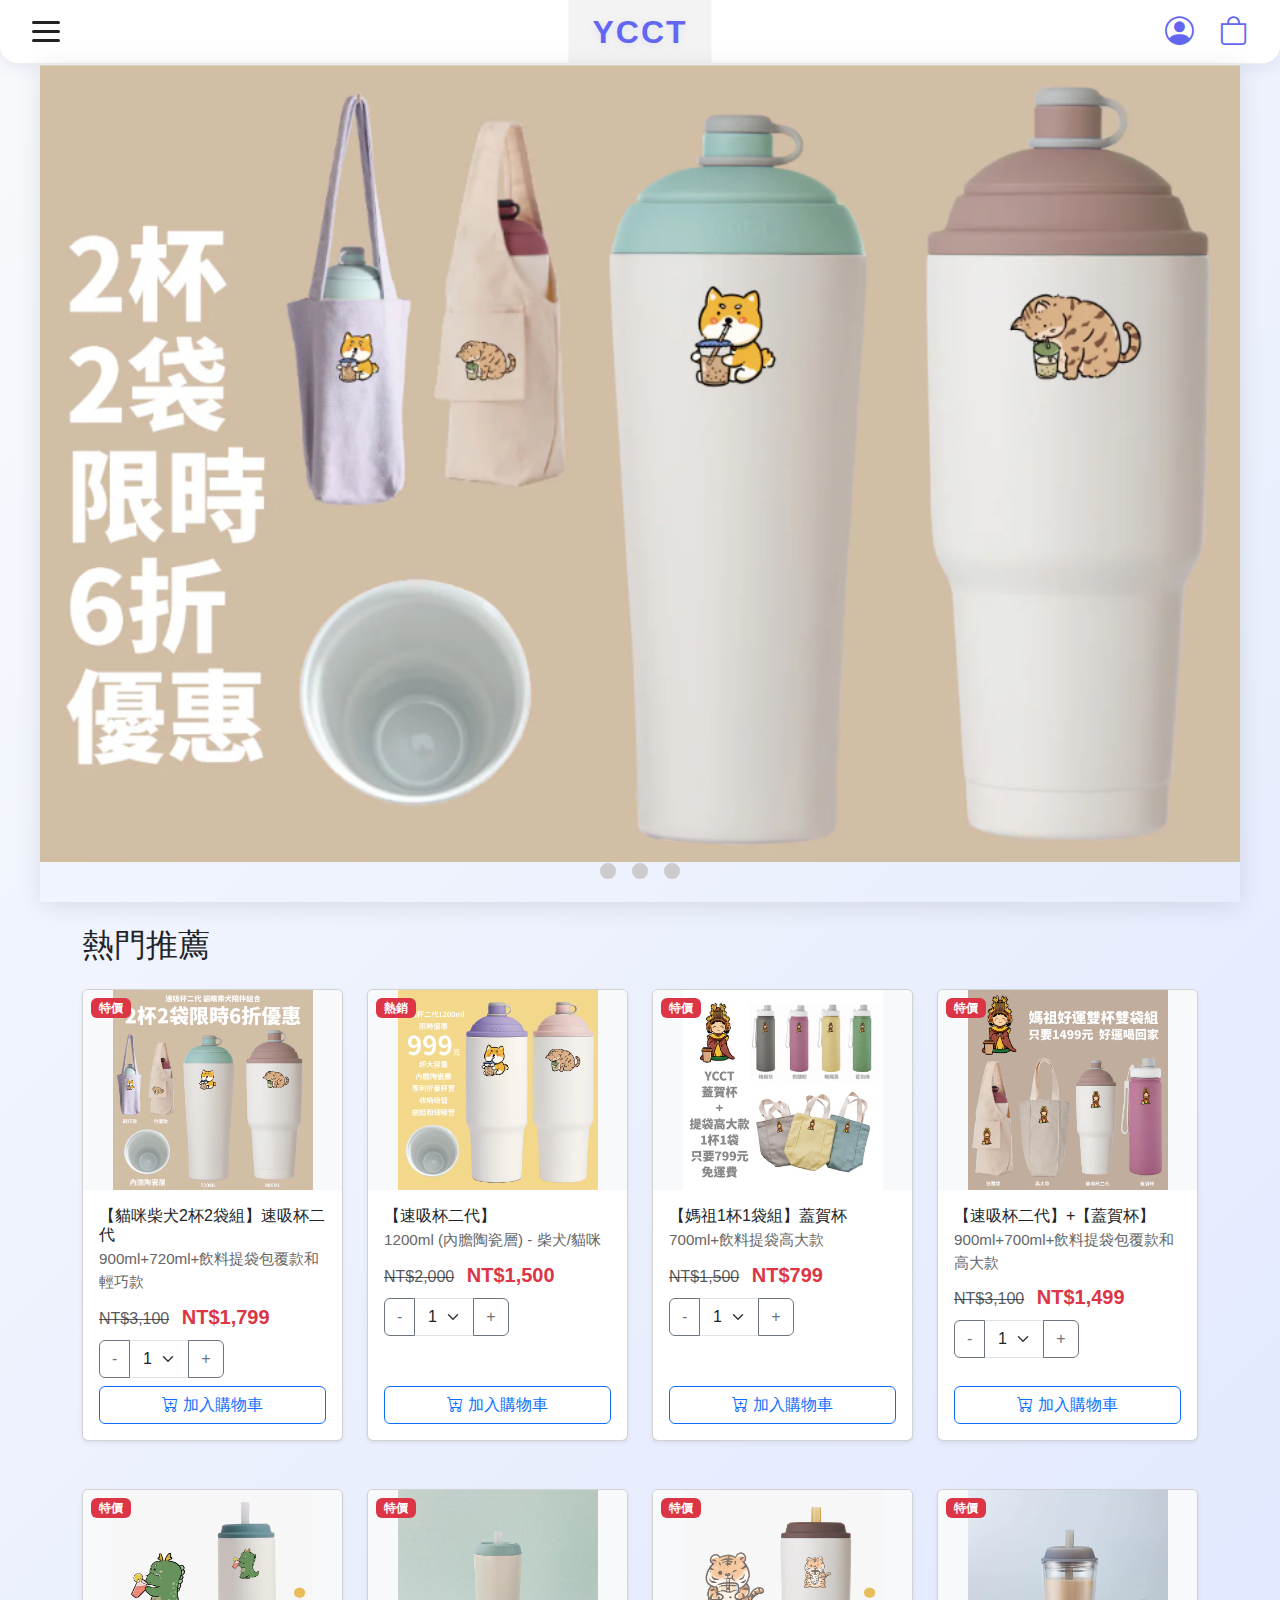
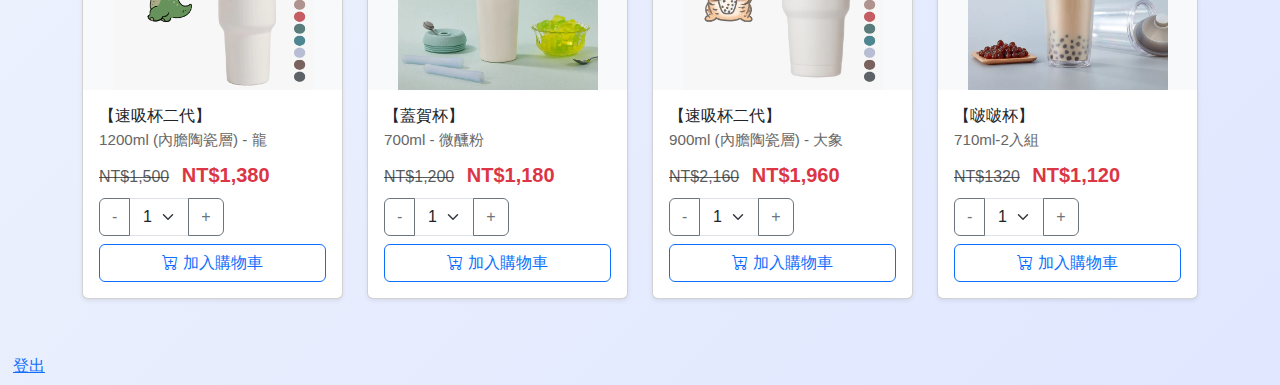
<file: index.html>
<!DOCTYPE html>
<html lang="en">
<head>
    <meta charset="UTF-8">
    <meta name="viewport" content="width=device-width, initial-scale=1.0">
    <title>YCCT</title>
    <link rel="stylesheet" href="hotme.css">
    <!-- Bootstrap 5 CSS -->
    <link href="https://cdn.jsdelivr.net/npm/bootstrap@5.3.3/dist/css/bootstrap.min.css" rel="stylesheet">
    <!-- Bootstrap Icons -->
    <link rel="stylesheet" href="https://cdn.jsdelivr.net/npm/bootstrap-icons@1.11.3/font/bootstrap-icons.min.css">
    <style>
        body {
            background: linear-gradient(135deg, #f8fafc 0%, #e0e7ff 100%);
            font-family: 'Segoe UI', 'Microsoft JhengHei', Arial, sans-serif;
        }
        .main-header {
            background: #fff; /* 白色背景 */
            border-radius: 0 0 18px 18px;
            box-shadow: 0 4px 16px rgba(80,80,160,0.10);
            padding: 0.5rem 2rem;
            display: flex;
            align-items: center;
            justify-content: space-between;
            min-height: 64px;
        }
        .logo {
            font-size: 2rem;
            font-weight: bold;
            color: #6366f1; /* 主色調 */
            letter-spacing: 2px;
            text-shadow: 0 2px 8px #6366f122;
        }
        .header-icons {
            display: flex;
            align-items: center;
            gap: 1.2rem;
        }
        .icon {
            color: #6366f1; /* 主色調 */
            transition: transform 0.15s, color 0.15s;
            cursor: pointer;
            position: relative;
        }
        .icon:hover {
            color: #818cf8;
            transform: scale(1.13) rotate(-6deg);
        }
        .icon .badge {
            position: absolute;
            top: -6px;
            right: -10px;
            background: #ef4444;
            color: #fff;
            font-size: 0.7rem;
            border-radius: 50%;
            padding: 2px 6px;
        }
        .dropdown-menu {
            border-radius: 12px;
            box-shadow: 0 4px 24px #6366f133;
        }
        .dropdown-item:active {
            background: #6366f1;
            color: #fff;
        }
        @media (max-width: 600px) {
            .main-header { padding: 0.5rem 0.7rem; }
            .logo { font-size: 1.3rem; }
        }
    </style>
</head>
<body>
    <header class="main-header">
        <div class="header-icons left">
            <span class="icon hamburger" data-bs-toggle="offcanvas" data-bs-target="#sidebarMenu" aria-controls="sidebarMenu">
                <span class="bar"></span>
                <span class="bar"></span>
                <span class="bar"></span>
            </span>
        </div>
        <div class="logo">YCCT</div>
        <div class="header-icons">
            <div class="dropdown d-inline">
                <span class="icon" id="member-icon" style="font-size:1.8rem;" data-bs-toggle="dropdown" aria-expanded="false">
                    <i class="bi bi-person-circle"></i>
                    <span id="member-name" style="font-size:1rem; margin-left:6px;"></span>
                </span>
                <ul class="dropdown-menu dropdown-menu-end" id="member-dropdown">
                    <li><a class="dropdown-item" href="#">會員中心</a></li>
                    <li><hr class="dropdown-divider"></li>
                    <li><a class="dropdown-item text-danger" href="#" id="logout-link"><i class="bi bi-box-arrow-right me-1"></i>登出</a></li>
                </ul>
            </div>
            <span class="icon" id="cart-icon" style="font-size:1.8rem; position:relative; cursor:pointer;">
                <i class="bi bi-bag"></i>
                <span class="badge" id="cart-count" style="display:none;">0</span>
            </span>
        </div>
    </header>

    <!-- 側邊選單 -->
    <nav id="sidebarMenu" class="offcanvas offcanvas-start" tabindex="-1" aria-labelledby="sidebarMenuLabel">
      <div class="offcanvas-header border-bottom">
        <h5 class="offcanvas-title fw-bold" id="sidebarMenuLabel">
          <i class="bi bi-list"></i> 主選單
        </h5>
        <button type="button" class="btn-close" data-bs-dismiss="offcanvas" aria-label="關閉"></button>
      </div>
      <div class="offcanvas-body px-0">
        <ul class="list-group list-group-flush">
          <li>
            <a href="home.html" class="list-group-item list-group-item-action d-flex align-items-center py-3" >
              <i class="bi bi-house-door me-3 fs-5 text-primary"></i> 首頁
            </a>
          </li>
          <li>
            <a href="products.html" class="list-group-item list-group-item-action d-flex align-items-center py-3" >
              <i class="bi bi-box-seam me-3 fs-5 text-success"></i> 全部商品
            </a>
          </li>
          <li>
            <a href="login.html" target="_blank" class="list-group-item list-group-item-action d-flex align-items-center py-3" >
              <i class="bi bi-person-plus me-3 fs-5 text-warning"></i> 註冊/登入
            </a>
          </li>
          <li><hr class="my-2"></li>
          <li>
            <a href="#" class="list-group-item list-group-item-action d-flex align-items-center py-3 disabled" tabindex="-1" aria-disabled="true">
              <i class="bi bi-info-circle me-3 fs-5 text-secondary"></i> 客服中心（即將開放）
            </a>
          </li>
        </ul>
        <div class="text-center mt-4">
          <small class="text-muted">© 2025 YCCT 購物網</small>
        </div>
      </div>
    </nav>

    <!-- 商品輪播區塊開始 -->
    <div class="carousel-container">
        <div class="carousel-slide active">
            <img src="img/cup1.png" alt="商品1">
        </div>
        <div class="carousel-slide">
            <img src="img/cup2.png" alt="商品2">
        </div>
        <div class="carousel-slide">
            <img src="img/cup3.png" alt="商品3">
        </div>
        <div class="carousel-dots">
            <span class="carousel-dot active"></span>
            <span class="carousel-dot"></span>
            <span class="carousel-dot"></span>
        </div>
    </div>
    <!-- 商品輪播區塊結束 -->

    <!-- 產品頁面區塊開始 -->
    <section class="hot-products container my-4">
        <h2 class="mb-4">熱門推薦</h2>
        <div id="product-grid" class="row g-4"></div>
    </section>
    <!-- 產品頁面區塊結束 -->

    <!-- 會員註冊 Modal -->
    <div class="modal fade" id="registerModal" tabindex="-1" aria-labelledby="registerModalLabel" aria-hidden="true">
      <div class="modal-dialog">
        <div class="modal-content">
          <form id="registerForm">
            <div class="modal-header">
              <h5 class="modal-title" id="registerModalLabel">創建會員</h5>
              <button type="button" class="btn-close" data-bs-dismiss="modal" aria-label="關閉"></button>
            </div>
            <div class="modal-body">
              <div class="mb-3">
                <label for="regName" class="form-label">姓名</label>
                <input type="text" class="form-control" id="regName" required>
              </div>
              <div class="mb-3">
                <label for="regEmail" class="form-label">Email</label>
                <input type="email" class="form-control" id="regEmail" required>
              </div>
              <div class="mb-3">
                <label for="regPassword" class="form-label">密碼</label>
                <input type="password" class="form-control" id="regPassword" required>
              </div>
            </div>
            <div class="modal-footer">
              <button type="submit" class="btn btn-primary">註冊</button>
            </div>
          </form>
        </div>
      </div>
    </div>

    <button id="logout-btn" class="btn btn-link">登出</button>

    <!-- 回頂部按鈕 -->
<button id="backToTop" class="btn btn-primary rounded-circle shadow" style="position:fixed;bottom:32px;right:32px;z-index:999;display:none;width:48px;height:48px;font-size:1.5rem;">
    <i class="bi bi-arrow-up"></i>
</button>

    <script src="https://cdn.jsdelivr.net/npm/bootstrap@5.3.3/dist/js/bootstrap.bundle.min.js"></script>
    <script>
      // 點擊會員圖示開啟註冊 Modal
      document.getElementById('member-icon').addEventListener('click', function() {
        window.location.href = 'register.html';
      });

      // 處理註冊表單送出
      document.getElementById('registerForm').addEventListener('submit', function(e) {
        e.preventDefault();
        // 這裡僅做前端示範，可自行串接後端API
        alert('會員註冊成功！\n姓名：' + regName.value + '\nEmail：' + regEmail.value);
        // 關閉 Modal
        bootstrap.Modal.getInstance(document.getElementById('registerModal')).hide();
        this.reset();
      });

      document.getElementById('logout-btn').onclick = function() {
          localStorage.removeItem('member');
          window.location.reload();
      };

      document.getElementById('cart-icon').addEventListener('click', function() {
    window.location.href = 'cart.html';
});
    </script>
    <script>
        // 輪播功能
        let current = 0;
        const slides = document.querySelectorAll('.carousel-slide');
        const dots = document.querySelectorAll('.carousel-dot');
        function showSlide(idx) {
            slides.forEach((slide, i) => {
                slide.classList.toggle('active', i === idx);
                dots[i].classList.toggle('active', i === idx);
            });
            current = idx;
        }
        dots.forEach((dot, i) => {
            dot.addEventListener('click', () => showSlide(i));
        });
        setInterval(() => {
            let next = (current + 1) % slides.length;
            showSlide(next);
        }, 3000);
    </script>
    <script src="products.js"></script>
    <script>
    window.addEventListener('DOMContentLoaded', function() {
        const member = JSON.parse(localStorage.getItem('member'));
        const memberName = document.getElementById('member-name');
        const memberDropdown = document.getElementById('member-dropdown');
        const logoutLink = document.getElementById('logout-link');
        const memberIcon = document.getElementById('member-icon');
        const dropdownParent = memberIcon.closest('.dropdown');

        if(member && member.name){
            memberName.textContent = member.name + '，您好';
            // 登出功能
            logoutLink.onclick = function(e) {
                e.preventDefault();
                if(confirm('確定要登出嗎？')) {
                    localStorage.removeItem('member');
                    window.location.reload();
                }
            };
            // 滑鼠移入/移出時顯示/隱藏 dropdown
            dropdownParent.addEventListener('mouseenter', function() {
                const dropdown = bootstrap.Dropdown.getOrCreateInstance(memberIcon);
                dropdown.show();
            });
            dropdownParent.addEventListener('mouseleave', function() {
                const dropdown = bootstrap.Dropdown.getOrCreateInstance(memberIcon);
                dropdown.hide();
            });
        } else {
            memberName.textContent = '';
            memberIcon.removeAttribute('data-bs-toggle');
            memberIcon.onclick = function() {
                window.location.href = 'login.html'; // 這裡改成 login.html
            };
            memberDropdown.style.display = 'none';
        }
    });
    </script>

<!-- Bootstrap 5 已經引入，以下 JS 讓點擊選單自動關閉 offcanvas（行動裝置體驗佳） -->
<script>
document.querySelectorAll('#sidebarMenu .list-group-item-action:not(.disabled)').forEach(function(link){
  link.addEventListener('click', function(){
    var sidebar = bootstrap.Offcanvas.getOrCreateInstance(document.getElementById('sidebarMenu'));
    sidebar.hide();
  });
});
</script>
<script>
    // 購物車數量徽章顯示
    window.addEventListener('DOMContentLoaded', function() {
        let cart = JSON.parse(localStorage.getItem('cart')) || [];
        const cartCount = document.getElementById('cart-count');
        if(cart.length > 0){
            cartCount.textContent = cart.length;
            cartCount.style.display = 'inline-block';
        } else {
            cartCount.style.display = 'none';
        }
    });
    </script>
    <!-- 顯示/隱藏回頂部按鈕 -->
<script>
    window.addEventListener('scroll', function() {
        const btn = document.getElementById('backToTop');
        if(window.scrollY > 200){
            btn.style.display = 'block';
        } else {
            btn.style.display = 'none';
        }
    });
    // 點擊平滑滾動回頂部
    document.getElementById('backToTop').onclick = function() {
        window.scrollTo({top:0, behavior:'smooth'});
    };
</script>
</body>
</html>
</file>
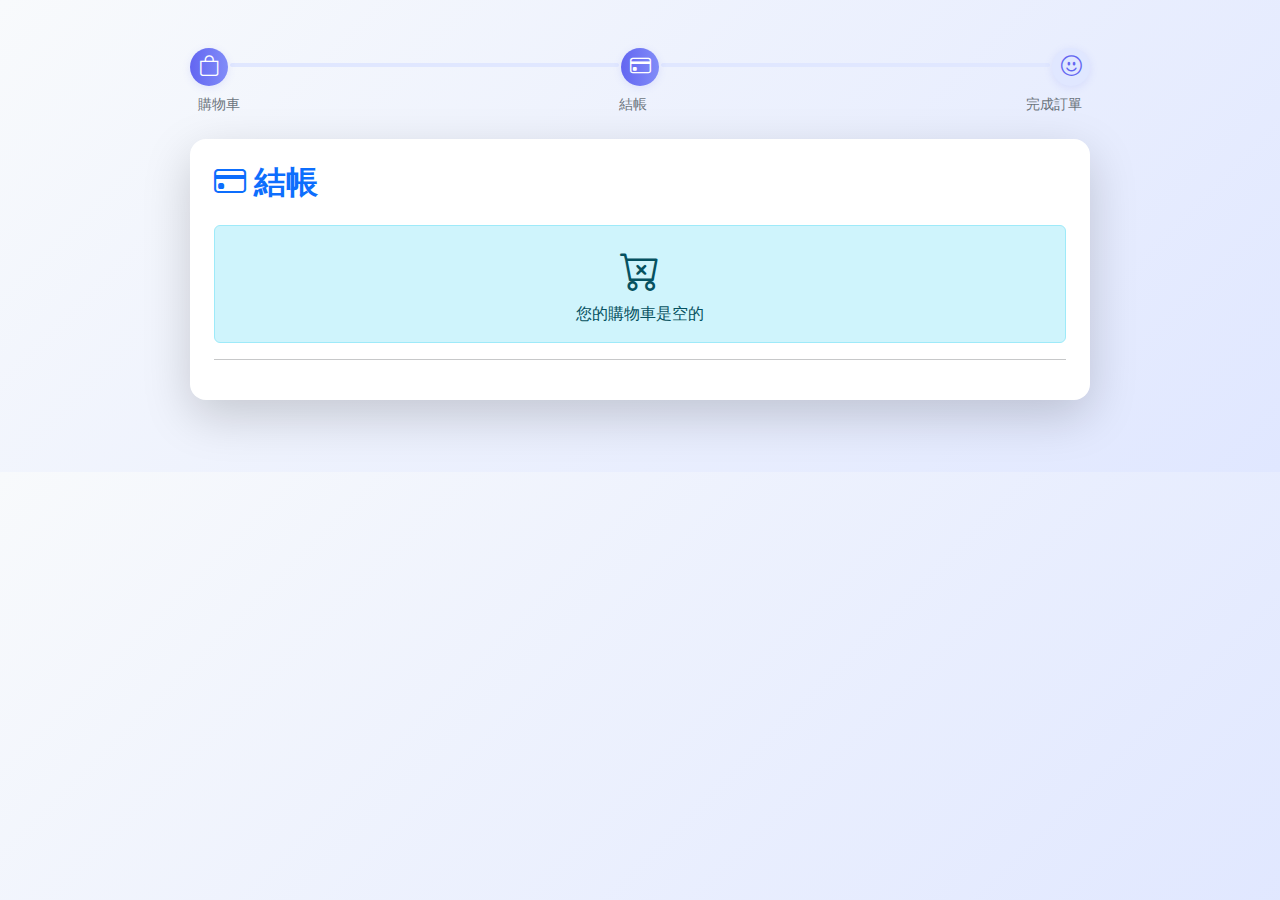
<file: checkout.html>
<!DOCTYPE html>
<html lang="zh-Hant">
<head>
    <meta charset="UTF-8">
    <title>結帳 | YCCT 購物網</title>
    <meta name="viewport" content="width=device-width, initial-scale=1">
    <!-- Bootstrap 5 CSS -->
    <link href="https://cdn.jsdelivr.net/npm/bootstrap@5.3.3/dist/css/bootstrap.min.css" rel="stylesheet">
    <!-- Bootstrap Icons -->
    <link rel="stylesheet" href="https://cdn.jsdelivr.net/npm/bootstrap-icons@1.11.3/font/bootstrap-icons.min.css">
</head>
<body style="background: linear-gradient(135deg, #f8fafc 0%, #e0e7ff 100%);">
<div class="container py-5">
    <div class="mx-auto" style="max-width:900px;">
        <!-- 步驟條 -->
        <div class="mb-4">
            <div class="d-flex align-items-center justify-content-center">
                <div class="step-circle active"><i class="bi bi-bag"></i></div>
                <div class="step-line"></div>
                <div class="step-circle active"><i class="bi bi-credit-card"></i></div>
                <div class="step-line"></div>
                <div class="step-circle"><i class="bi bi-emoji-smile"></i></div>
            </div>
            <div class="d-flex justify-content-between mt-2 px-2 small text-secondary">
                <span>購物車</span>
                <span>結帳</span>
                <span>完成訂單</span>
            </div>
        </div>
        <div class="bg-white rounded-4 shadow-lg p-4 mb-4">
            <h2 class="mb-4 fw-bold text-primary"><i class="bi bi-credit-card me-2"></i>結帳</h2>
            <div id="checkout-cart"></div>
            <hr>
            <form id="checkout-form" class="mt-4">
                <h5 class="mb-3 fw-bold">選擇付款/取貨方式</h5>
                <div class="row g-4 mb-3">
                    <div class="col-md-4">
                        <div class="pay-card h-100 p-3 border rounded-4 position-relative">
                            <input class="form-check-input position-absolute top-0 end-0 m-3" type="radio" name="payType" id="payCard" value="信用卡" checked>
                            <label class="form-check-label w-100" for="payCard" style="cursor:pointer;">
                                <div class="d-flex align-items-center mb-2">
                                    <i class="bi bi-credit-card-2-front fs-4 me-2 text-primary"></i>
                                    <span class="fw-bold">信用卡</span>
                                </div>
                                <div class="pay-fields" id="card-fields">
                                    <input type="text" class="form-control mb-2" placeholder="卡號 (16碼)" maxlength="16" pattern="\d{16}">
                                    <input type="text" class="form-control mb-2" placeholder="持卡人姓名">
                                    <div class="row g-2">
                                        <div class="col">
                                            <input type="text" class="form-control" placeholder="MM/YY" maxlength="5">
                                        </div>
                                        <div class="col">
                                            <input type="text" class="form-control" placeholder="CVC" maxlength="3">
                                        </div>
                                    </div>
                                </div>
                            </label>
                        </div>
                    </div>
                    <div class="col-md-4">
                        <div class="pay-card h-100 p-3 border rounded-4 position-relative">
                            <input class="form-check-input position-absolute top-0 end-0 m-3" type="radio" name="payType" id="payBank" value="銀行轉帳">
                            <label class="form-check-label w-100" for="payBank" style="cursor:pointer;">
                                <div class="d-flex align-items-center mb-2">
                                    <i class="bi bi-bank fs-4 me-2 text-success"></i>
                                    <span class="fw-bold">銀行轉帳</span>
                                </div>
                                <div class="pay-fields d-none" id="bank-fields">
                                    <div class="text-secondary small">請於下單後三日內轉帳至：</div>
                                    <div class="fw-bold">銀行：004 台灣銀行<br>帳號：12345678901234</div>
                                </div>
                            </label>
                        </div>
                    </div>
                    <div class="col-md-4">
                        <div class="pay-card h-100 p-3 border rounded-4 position-relative">
                            <input class="form-check-input position-absolute top-0 end-0 m-3" type="radio" name="payType" id="payStore" value="超商取貨">
                            <label class="form-check-label w-100" for="payStore" style="cursor:pointer;">
                                <div class="d-flex align-items-center mb-2">
                                    <i class="bi bi-shop fs-4 me-2 text-warning"></i>
                                    <span class="fw-bold">超商取貨付款</span>
                                </div>
                                <!-- 超商取貨付款區塊 -->
                                <div class="pay-fields d-none" id="store-fields">
                                    <select class="form-select mb-2" id="store-type-select">
                                        <option selected disabled>選擇超商</option>
                                        <option value="7-11">7-11</option>
                                        <option value="全家">全家</option>
                                        <option value="萊爾富">萊爾富</option>
                                        <option value="OK超商">OK超商</option>
                                    </select>
                                    <select class="form-select mb-2" id="store-county-select" disabled>
                                        <option selected disabled>請先選擇超商</option>
                                    </select>
                                    <select class="form-select mb-2" id="store-town-select" disabled>
                                        <option selected disabled>請先選擇縣市</option>
                                    </select>
                                    <select class="form-select mb-2" id="store-branch-select" disabled>
                                        <option selected disabled>請先選擇地區</option>
                                    </select>
                                </div>
                            </label>
                        </div>
                    </div>
                </div>
                <div class="text-end mt-4">
                    <button type="submit" class="btn btn-gradient rounded-pill px-5 py-2 fw-bold fs-5 shadow">
                        <i class="bi bi-check-circle me-2"></i>確認結帳
                    </button>
                </div>
            </form>
        </div>
    </div>
</div>
<style>
    .btn-gradient {
        background: linear-gradient(90deg, #6366f1 0%, #818cf8 100%);
        color: #fff;
        border: none;
        box-shadow: 0 2px 8px #6366f122;
    }
    .btn-gradient:hover {
        background: linear-gradient(90deg, #818cf8 0%, #6366f1 100%);
        color: #fff;
        box-shadow: 0 4px 16px #6366f144;
    }
    .form-check-input:checked {
        border-color: #6366f1;
        background-color: #6366f1;
    }
    .pay-card {
        transition: box-shadow .18s, border-color .18s;
        border: 2px solid #e0e7ff;
        background: #f8fafc;
    }
    .pay-card:hover, .pay-card input:checked ~ label {
        box-shadow: 0 4px 24px #6366f122;
        border-color: #6366f1;
        background: #fff;
    }
    .pay-card input:checked + label,
    .pay-card input:checked ~ label {
        border-color: #6366f1;
        background: #fff;
    }
    .pay-fields input, .pay-fields select {
        border-radius: 12px;
    }
    /* 步驟條 */
    .step-circle {
        width: 38px; height: 38px;
        border-radius: 50%;
        background: #e0e7ff;
        color: #6366f1;
        display: flex; align-items: center; justify-content: center;
        font-size: 1.3rem;
        font-weight: bold;
        box-shadow: 0 2px 8px #6366f122;
        z-index: 1;
    }
    .step-circle.active {
        background: linear-gradient(90deg, #6366f1 0%, #818cf8 100%);
        color: #fff;
    }
    .step-line {
        flex: 1;
        height: 4px;
        background: #e0e7ff;
        margin: 0 2px;
        border-radius: 2px;
        position: relative;
        top: -2px;
    }
    @media (max-width: 600px) {
        .pay-card { padding: 1rem !important; }
        .step-circle { width: 28px; height: 28px; font-size: 1rem; }
    }
</style>
<script src="https://cdn.jsdelivr.net/npm/bootstrap@5.3.3/dist/js/bootstrap.bundle.min.js"></script>
<script>
function renderCheckoutCart() {
    const cart = JSON.parse(localStorage.getItem('cart')) || [];
    const cartDiv = document.getElementById('checkout-cart');
    if (cart.length === 0) {
        cartDiv.innerHTML = `
            <div class="alert alert-info text-center">
                <i class="bi bi-cart-x fs-1"></i><br>您的購物車是空的
            </div>`;
        document.getElementById('checkout-form').style.display = 'none';
        return;
    }
    let total = 0;
    let html = `
    <div class="table-responsive">
        <table class="table align-middle bg-white rounded-3 shadow-sm">
            <thead>
                <tr>
                    <th>商品</th>
                    <th>單價</th>
                    <th>數量</th>
                    <th>小計</th>
                </tr>
            </thead>
            <tbody>
    `;
    cart.forEach(item => {
        const price = parseInt(item.price.replace(/[^\d]/g, '')) || 0;
        const qty = item.qty || 1;
        const subtotal = price * qty;
        total += subtotal;
        html += `
            <tr>
                <td>
                    <img src="${item.img}" alt="${item.title}" style="width:48px;height:48px;object-fit:cover;border-radius:8px;margin-right:8px;">
                    ${item.title}
                </td>
                <td>${item.price}</td>
                <td>${qty}</td>
                <td>NT$${subtotal.toLocaleString()}</td>
            </tr>
        `;
    });
    html += `
            </tbody>
        </table>
    </div>
    <div class="text-end fs-5 fw-bold mt-3">總金額：<span class="text-danger">NT$${total.toLocaleString()}</span></div>
    `;
    cartDiv.innerHTML = html;
}
window.addEventListener('DOMContentLoaded', renderCheckoutCart);

// 付款方式切換動畫與顯示
document.addEventListener('DOMContentLoaded', function() {
    function toggleFields() {
        document.getElementById('card-fields').style.display = document.getElementById('payCard').checked ? '' : 'none';
        document.getElementById('bank-fields').classList.toggle('d-none', !document.getElementById('payBank').checked);
        document.getElementById('store-fields').classList.toggle('d-none', !document.getElementById('payStore').checked);
        // 卡片高亮
        document.querySelectorAll('.pay-card').forEach(card => card.classList.remove('border-primary'));
        if(document.getElementById('payCard').checked) document.getElementById('payCard').closest('.pay-card').classList.add('border-primary');
        if(document.getElementById('payBank').checked) document.getElementById('payBank').closest('.pay-card').classList.add('border-primary');
        if(document.getElementById('payStore').checked) document.getElementById('payStore').closest('.pay-card').classList.add('border-primary');
    }
    document.querySelectorAll('input[name="payType"]').forEach(radio => {
        radio.addEventListener('change', toggleFields);
    });
    toggleFields();
});

// 假資料結構，實際請用完整門市JSON
const storeData = [
  {"brand":"7-11","county":"台北市","town":"信義區","name":"信義門市"},
  {"brand":"7-11","county":"台北市","town":"大安區","name":"大安門市"},
  {"brand":"7-11","county":"高雄市","town":"左營區","name":"左營門市"},
  {"brand":"全家","county":"台北市","town":"中正區","name":"車站店"},
  {"brand":"萊爾富","county":"台中市","town":"西屯區","name":"逢甲店"},
  {"brand":"OK超商","county":"高雄市","town":"新興區","name":"新興店"}
];

const storeTypeSelect = document.getElementById('store-type-select');
const storeCountySelect = document.getElementById('store-county-select');
const storeTownSelect = document.getElementById('store-town-select');
const storeBranchSelect = document.getElementById('store-branch-select');

let allStores = []; // 全部門市資料

// 當選擇超商時，動態載入門市資料
storeTypeSelect.addEventListener('change', async function() {
    // 取得該品牌所有門市
    const brand = this.value;
    // 這裡請換成你自己的 API
    const res = await fetch(`https://api.example.com/convenience-stores?brand=${encodeURIComponent(brand)}`);
    allStores = await res.json();

    // 產生縣市選單
    const counties = [...new Set(allStores.map(s => s.county))];
    storeCountySelect.innerHTML = `<option selected disabled>選擇縣市</option>` + counties.map(c=>`<option>${c}</option>`).join('');
    storeCountySelect.disabled = false;
    storeTownSelect.innerHTML = `<option selected disabled>請先選擇縣市</option>`;
    storeTownSelect.disabled = true;
    storeBranchSelect.innerHTML = `<option selected disabled>請先選擇地區</option>`;
    storeBranchSelect.disabled = true;
});

storeCountySelect.addEventListener('change', function() {
    const towns = [...new Set(allStores.filter(s => s.county === this.value).map(s => s.town))];
    storeTownSelect.innerHTML = `<option selected disabled>選擇地區</option>` + towns.map(t=>`<option>${t}</option>`).join('');
    storeTownSelect.disabled = false;
    storeBranchSelect.innerHTML = `<option selected disabled>請先選擇地區</option>`;
    storeBranchSelect.disabled = true;
});

storeTownSelect.addEventListener('change', function() {
    const branches = allStores.filter(s => s.county === storeCountySelect.value && s.town === this.value);
    storeBranchSelect.innerHTML = `<option selected disabled>選擇門市</option>` + branches.map(b=>`<option>${b.name}</option>`).join('');
    storeBranchSelect.disabled = false;
});

// 結帳送出
document.getElementById('checkout-form').addEventListener('submit', function(e) {
    e.preventDefault();
    alert('感謝您的訂購！訂單已成立。');
    localStorage.removeItem('cart');
    window.location.href = 'home.html';
});
</script>
</body>
</html>
</file>
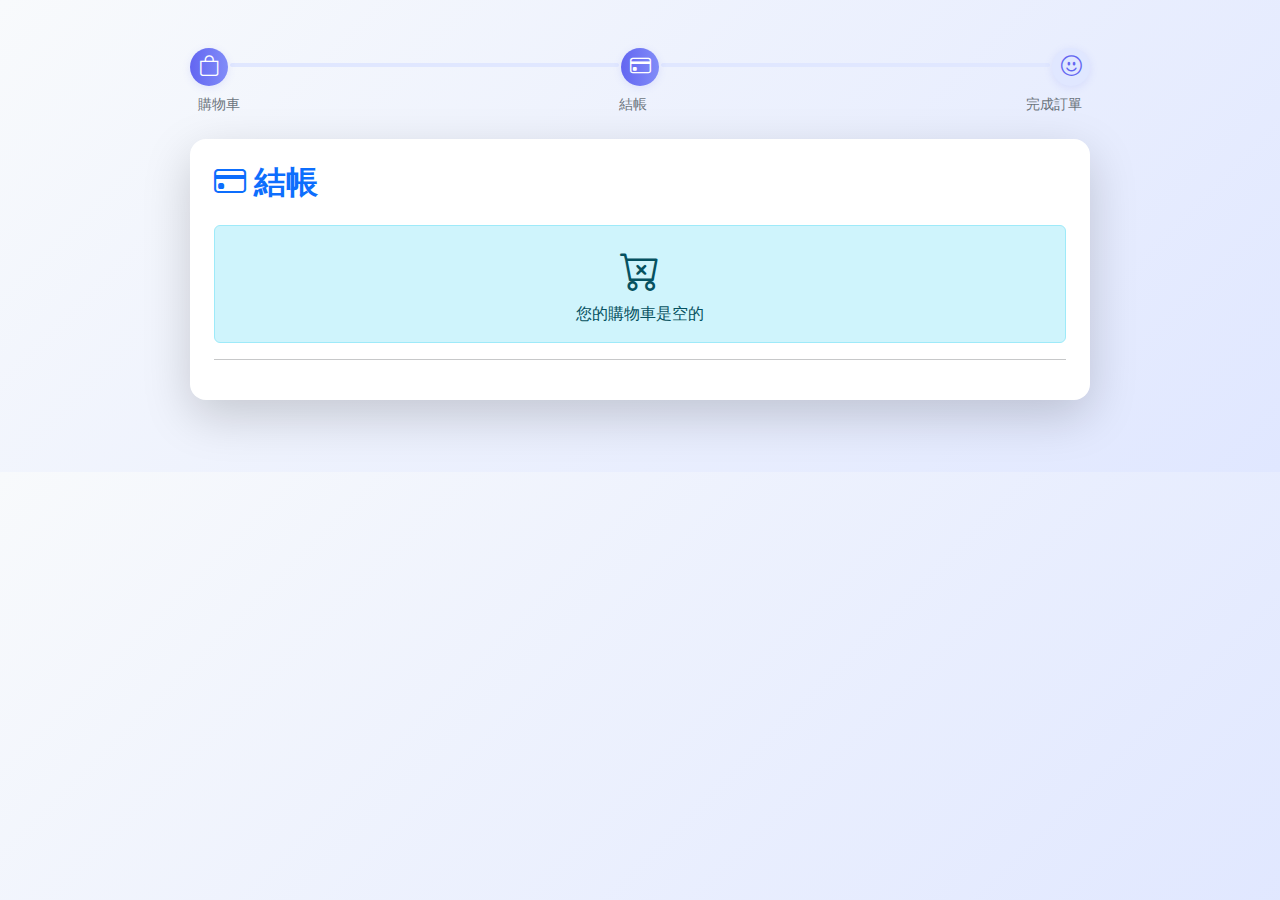
<file: checkout2.html>
<!DOCTYPE html>
<html lang="zh-Hant">
<head>
    <meta charset="UTF-8">
    <title>結帳 | YCCT 購物網</title>
    <meta name="viewport" content="width=device-width, initial-scale=1">
    <!-- Bootstrap 5 CSS -->
    <link href="https://cdn.jsdelivr.net/npm/bootstrap@5.3.3/dist/css/bootstrap.min.css" rel="stylesheet">
    <!-- Bootstrap Icons -->
    <link rel="stylesheet" href="https://cdn.jsdelivr.net/npm/bootstrap-icons@1.11.3/font/bootstrap-icons.min.css">
</head>
<body style="background: linear-gradient(135deg, #f8fafc 0%, #e0e7ff 100%);">
<div class="container py-5">
    <div class="mx-auto" style="max-width:900px;">
        <!-- 步驟條 -->
        <div class="mb-4">
            <div class="d-flex align-items-center justify-content-center">
                <div class="step-circle active"><i class="bi bi-bag"></i></div>
                <div class="step-line"></div>
                <div class="step-circle active"><i class="bi bi-credit-card"></i></div>
                <div class="step-line"></div>
                <div class="step-circle"><i class="bi bi-emoji-smile"></i></div>
            </div>
            <div class="d-flex justify-content-between mt-2 px-2 small text-secondary">
                <span>購物車</span>
                <span>結帳</span>
                <span>完成訂單</span>
            </div>
        </div>
        <div class="bg-white rounded-4 shadow-lg p-4 mb-4">
            <h2 class="mb-4 fw-bold text-primary"><i class="bi bi-credit-card me-2"></i>結帳</h2>
            <div id="checkout-cart"></div>
            <hr>
            <form id="checkout-form" class="mt-4 needs-validation" novalidate>
                <div class="row g-4 mb-3">
                    <!-- 購買人資訊 -->
                    <div class="col-12 col-md-6">
                        <div class="card border-0 shadow-sm rounded-4 p-4 h-100">
                            <h5 class="fw-bold mb-3 text-primary"><i class="bi bi-person-badge me-2"></i>購買人資訊</h5>
                            <div class="mb-3">
                                <label for="buyerName" class="form-label">姓名 <span class="text-danger">*</span></label>
                                <input type="text" class="form-control" id="buyerName" name="buyerName" placeholder="請輸入姓名" required>
                                <div class="invalid-feedback">請輸入姓名</div>
                            </div>
                            <div class="mb-3">
                                <label for="buyerPhone" class="form-label">電話 <span class="text-danger">*</span></label>
                                <input type="tel" class="form-control" id="buyerPhone" name="buyerPhone" placeholder="請輸入電話" pattern="^09\d{8}$" required>
                                <div class="invalid-feedback">請輸入正確的手機號碼（09開頭，共10碼）</div>
                            </div>
                            <div class="mb-3">
                                <label for="buyerAddress" class="form-label">住址 <span class="text-danger">*</span></label>
                                <input type="text" class="form-control" id="buyerAddress" name="buyerAddress" placeholder="請輸入住址" required>
                                <div class="invalid-feedback">請輸入住址</div>
                            </div>
                        </div>
                    </div>
                    <!-- 付款/取貨方式 -->
                    <div class="col-12 col-md-6">
                        <div class="card border-0 shadow-sm rounded-4 p-4 h-100">
                            <h5 class="fw-bold mb-3 text-primary"><i class="bi bi-credit-card-2-front me-2"></i>付款/取貨方式</h5>
                            <div class="row g-3">
                                <div class="col-12">
                                    <div class="row g-4">
                                        <div class="col-md-12">
                                            <div class="pay-card h-100 p-3 border rounded-4 position-relative">
                                                <input class="form-check-input position-absolute top-0 end-0 m-3" type="radio" name="payType" id="payCard" value="信用卡" checked>
                                                <label class="form-check-label w-100" for="payCard" style="cursor:pointer;">
                                                    <div class="d-flex align-items-center mb-2">
                                                        <i class="bi bi-credit-card-2-front fs-4 me-2 text-primary"></i>
                                                        <span class="fw-bold">信用卡</span>
                                                    </div>
                                                    <div class="pay-fields" id="card-fields">
                                                        <input type="text" class="form-control mb-2" placeholder="卡號 (16碼)" maxlength="16" pattern="\d{16}">
                                                        <input type="text" class="form-control mb-2" placeholder="持卡人姓名">
                                                        <div class="row g-2">
                                                            <div class="col">
                                                                <input type="text" class="form-control" placeholder="MM/YY" maxlength="5">
                                                            </div>
                                                            <div class="col">
                                                                <input type="text" class="form-control" placeholder="CVC" maxlength="3">
                                                            </div>
                                                        </div>
                                                    </div>
                                                </label>
                                            </div>
                                        </div>
                                        <div class="col-md-12">
                                            <div class="pay-card h-100 p-3 border rounded-4 position-relative">
                                                <input class="form-check-input position-absolute top-0 end-0 m-3" type="radio" name="payType" id="payBank" value="銀行轉帳">
                                                <label class="form-check-label w-100" for="payBank" style="cursor:pointer;">
                                                    <div class="d-flex align-items-center mb-2">
                                                        <i class="bi bi-bank fs-4 me-2 text-success"></i>
                                                        <span class="fw-bold">銀行轉帳</span>
                                                    </div>
                                                    <div class="pay-fields d-none" id="bank-fields">
                                                        <div class="text-secondary small">請於下單後三日內轉帳至：</div>
                                                        <div class="fw-bold">銀行：004 台灣銀行<br>帳號：12345678901234</div>
                                                    </div>
                                                </label>
                                            </div>
                                        </div>
                                        <div class="col-md-12">
                                            <div class="pay-card h-100 p-3 border rounded-4 position-relative">
                                                <input class="form-check-input position-absolute top-0 end-0 m-3" type="radio" name="payType" id="payStore" value="超商取貨">
                                                <label class="form-check-label w-100" for="payStore" style="cursor:pointer;">
                                                    <div class="d-flex align-items-center mb-2">
                                                        <i class="bi bi-shop fs-4 me-2 text-warning"></i>
                                                        <span class="fw-bold">超商取貨付款</span>
                                                    </div>
                                                    <!-- 超商取貨付款區塊 -->
                                                    <div class="pay-fields d-none" id="store-fields">
                                                        <select class="form-select mb-2" id="store-type-select">
                                                            <option selected disabled>選擇超商</option>
                                                            <option value="7-11">7-11</option>
                                                            <option value="全家">全家</option>
                                                            <option value="萊爾富">萊爾富</option>
                                                            <option value="OK超商">OK超商</option>
                                                        </select>
                                                        <select class="form-select mb-2" id="store-county-select" disabled>
                                                            <option selected disabled>請先選擇超商</option>
                                                        </select>
                                                        <select class="form-select mb-2" id="store-town-select" disabled>
                                                            <option selected disabled>請先選擇縣市</option>
                                                        </select>
                                                        <select class="form-select mb-2" id="store-branch-select" disabled>
                                                            <option selected disabled>請先選擇地區</option>
                                                        </select>
                                                    </div>
                                                </label>
                                            </div>
                                        </div>
                                    </div>
                                </div>
                            </div>
                        </div>
                    </div>
                </div>
                <!-- 小計與同意條款 -->
                <div class="row mb-3">
                    <div class="col-12">
                        <div class="bg-light rounded-4 p-3 d-flex flex-column flex-md-row align-items-md-center justify-content-between shadow-sm">
                            <div class="fs-5 fw-bold mb-2 mb-md-0">
                                小計：<span id="checkout-subtotal" class="text-danger">NT$0</span>
                            </div>
                            <div class="form-check ms-md-3">
                                <input class="form-check-input" type="checkbox" id="agreeCheck" required>
                                <label class="form-check-label" for="agreeCheck">
                                    我已閱讀並同意 <a href="#" target="_blank" class="text-decoration-underline">購買條款</a>
                                </label>
                                <div class="invalid-feedback">請勾選同意購買條款</div>
                            </div>
                        </div>
                    </div>
                </div>
                <div class="text-end mt-4">
                    <button type="submit" class="btn btn-gradient rounded-pill px-5 py-2 fw-bold fs-5 shadow">
                        <i class="bi bi-check-circle me-2"></i>確認結帳
                    </button>
                </div>
            </form>
        </div>
    </div>
</div>
<style>
    .btn-gradient {
        background: linear-gradient(90deg, #6366f1 0%, #818cf8 100%);
        color: #fff;
        border: none;
        box-shadow: 0 2px 8px #6366f122;
    }
    .btn-gradient:hover {
        background: linear-gradient(90deg, #818cf8 0%, #6366f1 100%);
        color: #fff;
        box-shadow: 0 4px 16px #6366f144;
    }
    .form-check-input:checked {
        border-color: #6366f1;
        background-color: #6366f1;
    }
    .pay-card {
        transition: box-shadow .18s, border-color .18s;
        border: 2px solid #e0e7ff;
        background: #f8fafc;
    }
    .pay-card:hover, .pay-card input:checked ~ label {
        box-shadow: 0 4px 24px #6366f122;
        border-color: #6366f1;
        background: #fff;
    }
    .pay-card input:checked + label,
    .pay-card input:checked ~ label {
        border-color: #6366f1;
        background: #fff;
    }
    .pay-fields input, .pay-fields select {
        border-radius: 12px;
    }
    .card {
        border-radius: 1.5rem;
        border: none;
        background: #f8fafc;
    }
    /* 步驟條 */
    .step-circle {
        width: 38px; height: 38px;
        border-radius: 50%;
        background: #e0e7ff;
        color: #6366f1;
        display: flex; align-items: center; justify-content: center;
        font-size: 1.3rem;
        font-weight: bold;
        box-shadow: 0 2px 8px #6366f122;
        z-index: 1;
    }
    .step-circle.active {
        background: linear-gradient(90deg, #6366f1 0%, #818cf8 100%);
        color: #fff;
    }
    .step-line {
        flex: 1;
        height: 4px;
        background: #e0e7ff;
        margin: 0 2px;
        border-radius: 2px;
        position: relative;
        top: -2px;
    }
    @media (max-width: 600px) {
        .pay-card { padding: 1rem !important; }
        .step-circle { width: 28px; height: 28px; font-size: 1rem; }
        .card { padding: 1rem !important; }
        .rounded-4 { border-radius: 1rem !important; }
        .btn-gradient { font-size: 1rem !important; padding: 0.7rem 1.5rem !important; }
    }
</style>
<script src="https://cdn.jsdelivr.net/npm/bootstrap@5.3.3/dist/js/bootstrap.bundle.min.js"></script>
<script>
function renderCheckoutCart() {
    const cart = JSON.parse(localStorage.getItem('cart')) || [];
    const cartDiv = document.getElementById('checkout-cart');
    if (cart.length === 0) {
        cartDiv.innerHTML = `
            <div class="alert alert-info text-center">
                <i class="bi bi-cart-x fs-1"></i><br>您的購物車是空的
            </div>`;
        document.getElementById('checkout-form').style.display = 'none';
        return;
    }
    let total = 0;
    let html = `
    <div class="table-responsive">
        <table class="table align-middle bg-white rounded-3 shadow-sm">
            <thead>
                <tr>
                    <th>商品</th>
                    <th>單價</th>
                    <th>數量</th>
                    <th>小計</th>
                </tr>
            </thead>
            <tbody>
    `;
    cart.forEach(item => {
        const price = parseInt(item.price.replace(/[^\d]/g, '')) || 0;
        const qty = item.qty || 1;
        const subtotal = price * qty;
        total += subtotal;
        html += `
            <tr>
                <td>
                    <img src="${item.img}" alt="${item.title}" style="width:48px;height:48px;object-fit:cover;border-radius:8px;margin-right:8px;">
                    ${item.title}
                </td>
                <td>${item.price}</td>
                <td>${qty}</td>
                <td>NT$${subtotal.toLocaleString()}</td>
            </tr>
        `;
    });
    html += `
            </tbody>
        </table>
    </div>
    <div class="text-end fs-5 fw-bold mt-3">總金額：<span class="text-danger" id="checkout-subtotal">NT$${total.toLocaleString()}</span></div>
    `;
    cartDiv.innerHTML = html;
    // 更新小計
    const subtotalSpan = document.getElementById('checkout-subtotal');
    if(subtotalSpan) subtotalSpan.textContent = `NT$${total.toLocaleString()}`;
}
window.addEventListener('DOMContentLoaded', renderCheckoutCart);

// 付款方式切換動畫與顯示
document.addEventListener('DOMContentLoaded', function() {
    function toggleFields() {
        document.getElementById('card-fields').style.display = document.getElementById('payCard').checked ? '' : 'none';
        document.getElementById('bank-fields').classList.toggle('d-none', !document.getElementById('payBank').checked);
        document.getElementById('store-fields').classList.toggle('d-none', !document.getElementById('payStore').checked);
        // 卡片高亮
        document.querySelectorAll('.pay-card').forEach(card => card.classList.remove('border-primary'));
        if(document.getElementById('payCard').checked) document.getElementById('payCard').closest('.pay-card').classList.add('border-primary');
        if(document.getElementById('payBank').checked) document.getElementById('payBank').closest('.pay-card').classList.add('border-primary');
        if(document.getElementById('payStore').checked) document.getElementById('payStore').closest('.pay-card').classList.add('border-primary');
    }
    document.querySelectorAll('input[name="payType"]').forEach(radio => {
        radio.addEventListener('change', toggleFields);
    });
    toggleFields();
});

// 假資料結構，實際請用完整門市JSON
const storeData = [
  {"brand":"7-11","county":"台北市","town":"信義區","name":"信義門市"},
  {"brand":"7-11","county":"台北市","town":"大安區","name":"大安門市"},
  {"brand":"7-11","county":"高雄市","town":"左營區","name":"左營門市"},
  {"brand":"全家","county":"台北市","town":"中正區","name":"車站店"},
  {"brand":"萊爾富","county":"台中市","town":"西屯區","name":"逢甲店"},
  {"brand":"OK超商","county":"高雄市","town":"新興區","name":"新興店"}
];

const storeTypeSelect = document.getElementById('store-type-select');
const storeCountySelect = document.getElementById('store-county-select');
const storeTownSelect = document.getElementById('store-town-select');
const storeBranchSelect = document.getElementById('store-branch-select');

let allStores = [];

storeTypeSelect.addEventListener('change', function() {
    const brand = this.value;
    allStores = storeData.filter(s => s.brand === brand);
    const counties = [...new Set(allStores.map(s => s.county))];
    storeCountySelect.innerHTML = `<option selected disabled>選擇縣市</option>` + counties.map(c=>`<option>${c}</option>`).join('');
    storeCountySelect.disabled = false;
    storeTownSelect.innerHTML = `<option selected disabled>請先選擇縣市</option>`;
    storeTownSelect.disabled = true;
    storeBranchSelect.innerHTML = `<option selected disabled>請先選擇地區</option>`;
    storeBranchSelect.disabled = true;
});

storeCountySelect.addEventListener('change', function() {
    const towns = [...new Set(allStores.filter(s => s.county === this.value).map(s => s.town))];
    storeTownSelect.innerHTML = `<option selected disabled>選擇地區</option>` + towns.map(t=>`<option>${t}</option>`).join('');
    storeTownSelect.disabled = false;
    storeBranchSelect.innerHTML = `<option selected disabled>請先選擇地區</option>`;
    storeBranchSelect.disabled = true;
});

storeTownSelect.addEventListener('change', function() {
    const branches = allStores.filter(s => s.county === storeCountySelect.value && s.town === this.value);
    storeBranchSelect.innerHTML = `<option selected disabled>選擇門市</option>` + branches.map(b=>`<option>${b.name}</option>`).join('');
    storeBranchSelect.disabled = false;
});

// 表單驗證與送出
document.getElementById('checkout-form').addEventListener('submit', function(e) {
    if (!this.checkValidity()) {
        e.preventDefault();
        e.stopPropagation();
        this.classList.add('was-validated');
        return;
    }
    e.preventDefault();
    alert('感謝您的訂購！訂單已成立。');
    localStorage.removeItem('cart');
    window.location.href = 'home.html';
});
</script>
</body>
</html>
</file>
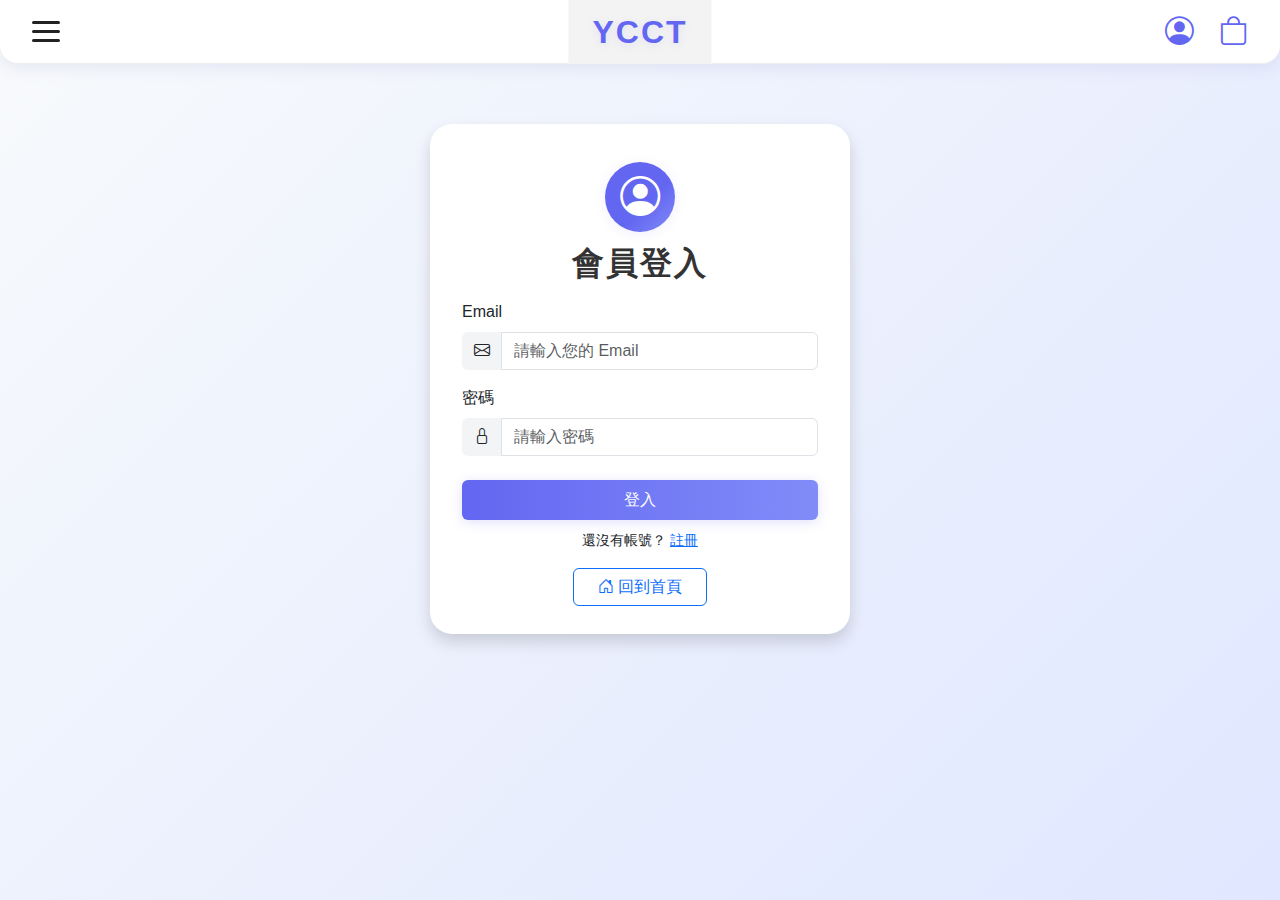
<file: login.html>
<!DOCTYPE html>
<html lang="en">
<head>
    <meta charset="UTF-8">
    <meta name="viewport" content="width=device-width, initial-scale=1.0">
    <title>YCCT</title>
    <link rel="stylesheet" href="hotme.css">
    <!-- Bootstrap 5 CSS -->
    <link href="https://cdn.jsdelivr.net/npm/bootstrap@5.3.3/dist/css/bootstrap.min.css" rel="stylesheet">
    <!-- Bootstrap Icons -->
    <link rel="stylesheet" href="https://cdn.jsdelivr.net/npm/bootstrap-icons@1.11.3/font/bootstrap-icons.min.css">
    <style>
        body {
            background: linear-gradient(135deg, #f8fafc 0%, #e0e7ff 100%);
            font-family: 'Segoe UI', 'Microsoft JhengHei', Arial, sans-serif;
        }
        .main-header {
            background: #fff; /* 白色背景 */
            border-radius: 0 0 18px 18px;
            box-shadow: 0 4px 16px rgba(80,80,160,0.10);
            padding: 0.5rem 2rem;
            display: flex;
            align-items: center;
            justify-content: space-between;
            min-height: 64px;
        }
        .logo {
            font-size: 2rem;
            font-weight: bold;
            color: #6366f1; /* 主色調 */
            letter-spacing: 2px;
            text-shadow: 0 2px 8px #6366f122;
        }
        .header-icons {
            display: flex;
            align-items: center;
            gap: 1.2rem;
        }
        .icon {
            color: #6366f1; /* 主色調 */
            transition: transform 0.15s, color 0.15s;
            cursor: pointer;
            position: relative;
        }
        .icon:hover {
            color: #818cf8;
            transform: scale(1.13) rotate(-6deg);
        }
        .icon .badge {
            position: absolute;
            top: -6px;
            right: -10px;
            background: #ef4444;
            color: #fff;
            font-size: 0.7rem;
            border-radius: 50%;
            padding: 2px 6px;
        }
        .dropdown-menu {
            border-radius: 12px;
            box-shadow: 0 4px 24px #6366f133;
        }
        .dropdown-item:active {
            background: #6366f1;
            color: #fff;
        }
        @media (max-width: 600px) {
            .main-header { padding: 0.5rem 0.7rem; }
            .logo { font-size: 1.3rem; }
        }
        body {
            min-height: 100vh;
            background: linear-gradient(135deg, #f8fafc 0%, #e0e7ff 100%);
        }
        .login-card {
            max-width: 420px;
            margin: 60px auto;
            border-radius: 22px;
            box-shadow: 0 8px 32px rgba(80,80,160,0.10);
            background: #fff;
            padding: 38px 32px 28px 32px;
            position: relative;
        }
        .login-icon-bg {
            width: 70px;
            height: 70px;
            background: linear-gradient(135deg, #6366f1 60%, #818cf8 100%);
            border-radius: 50%;
            display: flex;
            align-items: center;
            justify-content: center;
            margin: 0 auto 12px auto;
            box-shadow: 0 2px 12px rgba(99,102,241,0.10);
        }
        .login-icon-bg i {
            font-size: 2.5rem;
            color: #fff;
        }
        .login-title {
            font-weight: bold;
            letter-spacing: 2px;
            color: #333;
            margin-bottom: 18px;
        }
        .form-label {
            font-weight: 500;
        }
        .input-group-text {
            background: #f3f4f6;
            border: none;
        }
        .form-control:focus {
            border-color: #6366f1;
            box-shadow: 0 0 0 2px #6366f133;
        }
        .btn-primary {
            background: linear-gradient(90deg, #6366f1 0%, #818cf8 100%);
            border: none;
            box-shadow: 0 2px 12px #6366f133;
            transition: transform 0.1s;
        }
        .btn-primary:hover {
            background: linear-gradient(90deg, #818cf8 0%, #6366f1 100%);
            transform: translateY(-2px) scale(1.03);
        }
        @media (max-width: 500px) {
            .login-card { padding: 24px 8px 18px 8px; }
        }
    </style>
</head>
<body>
    <header class="main-header">
        <div class="header-icons left">
            <span class="icon hamburger" data-bs-toggle="offcanvas" data-bs-target="#sidebarMenu" aria-controls="sidebarMenu">
                <span class="bar"></span>
                <span class="bar"></span>
                <span class="bar"></span>
            </span>
        </div>
        <div class="logo">YCCT</div>
        <div class="header-icons">
            <div class="dropdown d-inline">
                <span class="icon" id="member-icon" style="font-size:1.8rem;" data-bs-toggle="dropdown" aria-expanded="false">
                    <i class="bi bi-person-circle"></i>
                    <span id="member-name" style="font-size:1rem; margin-left:6px;"></span>
                </span>
                <ul class="dropdown-menu dropdown-menu-end" id="member-dropdown">
                    <li><a class="dropdown-item" href="#">會員中心</a></li>
                    <li><hr class="dropdown-divider"></li>
                    <li><a class="dropdown-item text-danger" href="#" id="logout-link"><i class="bi bi-box-arrow-right me-1"></i>登出</a></li>
                </ul>
            </div>
            <span class="icon" id="cart-icon" style="font-size:1.8rem; position:relative; cursor:pointer;">
                <i class="bi bi-bag"></i>
                <span class="badge" id="cart-count" style="display:none;">0</span>
            </span>
        </div>
    </header>

    <!-- 側邊選單 -->
    <nav id="sidebarMenu" class="offcanvas offcanvas-start" tabindex="-1" aria-labelledby="sidebarMenuLabel">
      <div class="offcanvas-header border-bottom">
        <h5 class="offcanvas-title fw-bold" id="sidebarMenuLabel">
          <i class="bi bi-list"></i> 主選單
        </h5>
        <button type="button" class="btn-close" data-bs-dismiss="offcanvas" aria-label="關閉"></button>
      </div>
      <div class="offcanvas-body px-0">
        <ul class="list-group list-group-flush">
          <li>
            <a href="home.html" class="list-group-item list-group-item-action d-flex align-items-center py-3" >
              <i class="bi bi-house-door me-3 fs-5 text-primary"></i> 首頁
            </a>
          </li>
          <li>
            <a href="products.html" class="list-group-item list-group-item-action d-flex align-items-center py-3" >
              <i class="bi bi-box-seam me-3 fs-5 text-success"></i> 全部商品
            </a>
          </li>
          <li>
            <a href="login.html" target="_blank" class="list-group-item list-group-item-action d-flex align-items-center py-3" >
              <i class="bi bi-person-plus me-3 fs-5 text-warning"></i> 註冊/登入
            </a>
          </li>
          <li><hr class="my-2"></li>
          <li>
            <a href="#" class="list-group-item list-group-item-action d-flex align-items-center py-3 disabled" tabindex="-1" aria-disabled="true">
              <i class="bi bi-info-circle me-3 fs-5 text-secondary"></i> 客服中心（即將開放）
            </a>
          </li>
        </ul>
        <div class="text-center mt-4">
          <small class="text-muted">© 2025 YCCT 購物網</small>
        </div>
      </div>
    </nav>

    <div class="login-card shadow">
        <div class="login-icon-bg">
            <i class="bi bi-person-circle"></i>
        </div>
        <h2 class="login-title text-center">會員登入</h2>
        <form id="loginForm" autocomplete="off">
            <div class="mb-3">
                <label for="loginEmail" class="form-label">Email</label>
                <div class="input-group">
                    <span class="input-group-text"><i class="bi bi-envelope"></i></span>
                    <input type="email" class="form-control" id="loginEmail" placeholder="請輸入您的 Email" required>
                </div>
            </div>
            <div class="mb-3">
                <label for="loginPassword" class="form-label">密碼</label>
                <div class="input-group">
                    <span class="input-group-text"><i class="bi bi-lock"></i></span>
                    <input type="password" class="form-control" id="loginPassword" placeholder="請輸入密碼" required>
                </div>
            </div>
            <button type="submit" class="btn btn-primary w-100 py-2 mt-2">登入</button>
        </form>
        <div class="text-center mt-2">
            <small>還沒有帳號？ <a href="register.html" class="text-primary">註冊</a></small>
        </div>
        <div class="text-center mt-3">
            <a href="home.html" class="btn btn-outline-primary px-4">
                <i class="bi bi-house-door"></i> 回到首頁
            </a>
        </div>
    </div>
    <script>
        document.getElementById('loginForm').addEventListener('submit', function(e) {
            e.preventDefault();
            // 假設驗證成功，儲存會員資訊
            localStorage.setItem('member', JSON.stringify({
                email: loginEmail.value,
                name: loginEmail.value.split('@')[0] // 這裡可改成後端回傳的會員名稱
            }));
            // 跳轉首頁
            window.location.href = 'home.html';
        });
    </script>

    <!-- 會員註冊 Modal -->
    <div class="modal fade" id="registerModal" tabindex="-1" aria-labelledby="registerModalLabel" aria-hidden="true">
      <div class="modal-dialog">
        <div class="modal-content">
          <form id="registerForm">
            <div class="modal-header">
              <h5 class="modal-title" id="registerModalLabel">創建會員</h5>
              <button type="button" class="btn-close" data-bs-dismiss="modal" aria-label="關閉"></button>
            </div>
            <div class="modal-body">
              <div class="mb-3">
                <label for="regName" class="form-label">姓名</label>
                <input type="text" class="form-control" id="regName" required>
              </div>
              <div class="mb-3">
                <label for="regEmail" class="form-label">Email</label>
                <input type="email" class="form-control" id="regEmail" required>
              </div>
              <div class="mb-3">
                <label for="regPassword" class="form-label">密碼</label>
                <input type="password" class="form-control" id="regPassword" required>
              </div>
            </div>
            <div class="modal-footer">
              <button type="submit" class="btn btn-primary">註冊</button>
            </div>
          </form>
        </div>
      </div>
    </div>

    <script src="https://cdn.jsdelivr.net/npm/bootstrap@5.3.3/dist/js/bootstrap.bundle.min.js"></script>
    <script>
      // 點擊會員圖示開啟註冊 Modal
      document.getElementById('member-icon').addEventListener('click', function() {
        window.location.href = 'register.html';
      });

      // 處理註冊表單送出
      document.getElementById('registerForm').addEventListener('submit', function(e) {
        e.preventDefault();
        // 這裡僅做前端示範，可自行串接後端API
        alert('會員註冊成功！\n姓名：' + regName.value + '\nEmail：' + regEmail.value);
        // 關閉 Modal
        bootstrap.Modal.getInstance(document.getElementById('registerModal')).hide();
        this.reset();
      });
      document.getElementById('logout-btn').onclick = function() {
          localStorage.removeItem('member');
          window.location.reload();
      };

      document.getElementById('cart-icon').addEventListener('click', function() {
    window.location.href = 'cart.html';
});
    </script>
    <script>
    window.addEventListener('DOMContentLoaded', function() {
        const member = JSON.parse(localStorage.getItem('member'));
        const memberName = document.getElementById('member-name');
        const memberDropdown = document.getElementById('member-dropdown');
        const logoutLink = document.getElementById('logout-link');
        const memberIcon = document.getElementById('member-icon');
        const dropdownParent = memberIcon.closest('.dropdown');

        if(member && member.name){
            memberName.textContent = member.name + '，您好';
            // 登出功能
            logoutLink.onclick = function(e) {
                e.preventDefault();
                if(confirm('確定要登出嗎？')) {
                    localStorage.removeItem('member');
                    window.location.reload();
                }
            };
            // 滑鼠移入/移出時顯示/隱藏 dropdown
            dropdownParent.addEventListener('mouseenter', function() {
                const dropdown = bootstrap.Dropdown.getOrCreateInstance(memberIcon);
                dropdown.show();
            });
            dropdownParent.addEventListener('mouseleave', function() {
                const dropdown = bootstrap.Dropdown.getOrCreateInstance(memberIcon);
                dropdown.hide();
            });
        } else {
            memberName.textContent = '';
            memberIcon.removeAttribute('data-bs-toggle');
            memberIcon.onclick = function() {
                window.location.href = 'login.html'; // 這裡改成 login.html
            };
            memberDropdown.style.display = 'none';
        }
    });
    </script>

<!-- Bootstrap 5 已經引入，以下 JS 讓點擊選單自動關閉 offcanvas（行動裝置體驗佳） -->
<script>
document.querySelectorAll('#sidebarMenu .list-group-item-action:not(.disabled)').forEach(function(link){
  link.addEventListener('click', function(){
    var sidebar = bootstrap.Offcanvas.getOrCreateInstance(document.getElementById('sidebarMenu'));
    sidebar.hide();
  });
});
</script>
<script>
    // 購物車數量徽章顯示
    window.addEventListener('DOMContentLoaded', function() {
        let cart = JSON.parse(localStorage.getItem('cart')) || [];
        const cartCount = document.getElementById('cart-count');
        if(cart.length > 0){
            cartCount.textContent = cart.length;
            cartCount.style.display = 'inline-block';
        } else {
            cartCount.style.display = 'none';
        }
    });
    </script>
</body>
</html>
</file>
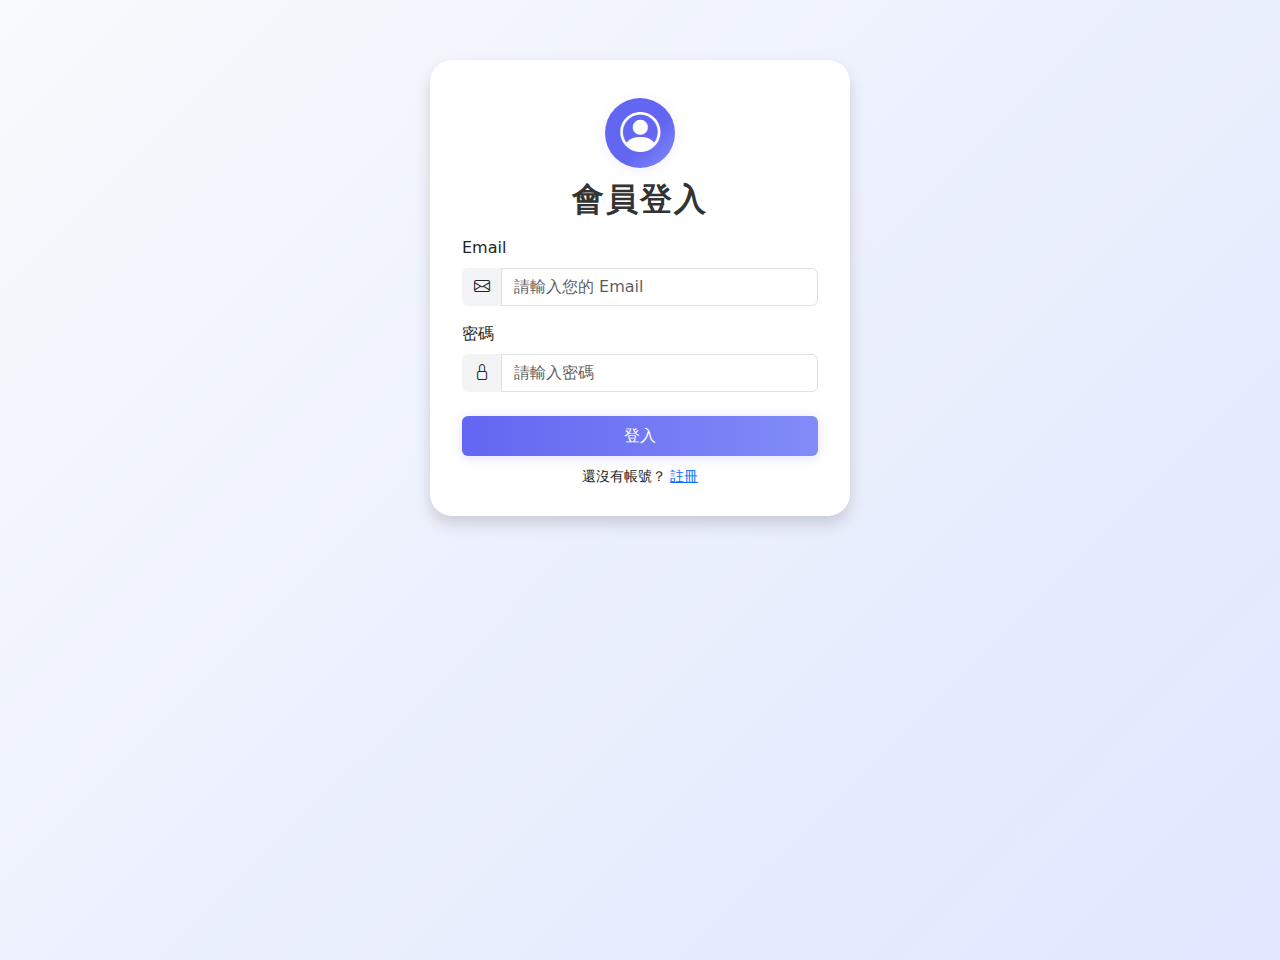
<file: loginnnn.html>
<!DOCTYPE html>
<html lang="zh-Hant">
<head>
    <meta charset="UTF-8">
    <meta name="viewport" content="width=device-width, initial-scale=1.0">
    <title>會員登入</title>
    <link href="https://cdn.jsdelivr.net/npm/bootstrap@5.3.3/dist/css/bootstrap.min.css" rel="stylesheet">
    <link rel="stylesheet" href="https://cdn.jsdelivr.net/npm/bootstrap-icons@1.11.3/font/bootstrap-icons.min.css">
    <style>
        body {
            min-height: 100vh;
            background: linear-gradient(135deg, #f8fafc 0%, #e0e7ff 100%);
        }
        .login-card {
            max-width: 420px;
            margin: 60px auto;
            border-radius: 22px;
            box-shadow: 0 8px 32px rgba(80,80,160,0.10);
            background: #fff;
            padding: 38px 32px 28px 32px;
            position: relative;
        }
        .login-icon-bg {
            width: 70px;
            height: 70px;
            background: linear-gradient(135deg, #6366f1 60%, #818cf8 100%);
            border-radius: 50%;
            display: flex;
            align-items: center;
            justify-content: center;
            margin: 0 auto 12px auto;
            box-shadow: 0 2px 12px rgba(99,102,241,0.10);
        }
        .login-icon-bg i {
            font-size: 2.5rem;
            color: #fff;
        }
        .login-title {
            font-weight: bold;
            letter-spacing: 2px;
            color: #333;
            margin-bottom: 18px;
        }
        .form-label {
            font-weight: 500;
        }
        .input-group-text {
            background: #f3f4f6;
            border: none;
        }
        .form-control:focus {
            border-color: #6366f1;
            box-shadow: 0 0 0 2px #6366f133;
        }
        .btn-primary {
            background: linear-gradient(90deg, #6366f1 0%, #818cf8 100%);
            border: none;
            box-shadow: 0 2px 12px #6366f133;
            transition: transform 0.1s;
        }
        .btn-primary:hover {
            background: linear-gradient(90deg, #818cf8 0%, #6366f1 100%);
            transform: translateY(-2px) scale(1.03);
        }
        @media (max-width: 500px) {
            .login-card { padding: 24px 8px 18px 8px; }
        }
    </style>
</head>
<body>
    <div class="login-card shadow">
        <div class="login-icon-bg">
            <i class="bi bi-person-circle"></i>
        </div>
        <h2 class="login-title text-center">會員登入</h2>
        <form id="loginForm" autocomplete="off">
            <div class="mb-3">
                <label for="loginEmail" class="form-label">Email</label>
                <div class="input-group">
                    <span class="input-group-text"><i class="bi bi-envelope"></i></span>
                    <input type="email" class="form-control" id="loginEmail" placeholder="請輸入您的 Email" required>
                </div>
            </div>
            <div class="mb-3">
                <label for="loginPassword" class="form-label">密碼</label>
                <div class="input-group">
                    <span class="input-group-text"><i class="bi bi-lock"></i></span>
                    <input type="password" class="form-control" id="loginPassword" placeholder="請輸入密碼" required>
                </div>
            </div>
            <button type="submit" class="btn btn-primary w-100 py-2 mt-2">登入</button>
        </form>
        <div class="text-center mt-2">
            <small>還沒有帳號？ <a href="register.html" class="text-primary">註冊</a></small>
        </div>
    </div>
    <script>
        document.getElementById('loginForm').addEventListener('submit', function(e) {
            e.preventDefault();
            // 假設驗證成功，儲存會員資訊
            localStorage.setItem('member', JSON.stringify({
                email: loginEmail.value,
                name: loginEmail.value.split('@')[0] // 這裡可改成後端回傳的會員名稱
            }));
            // 跳轉首頁
            window.location.href = 'home.html';
        });
    </script>
</body>
</html>
</file>
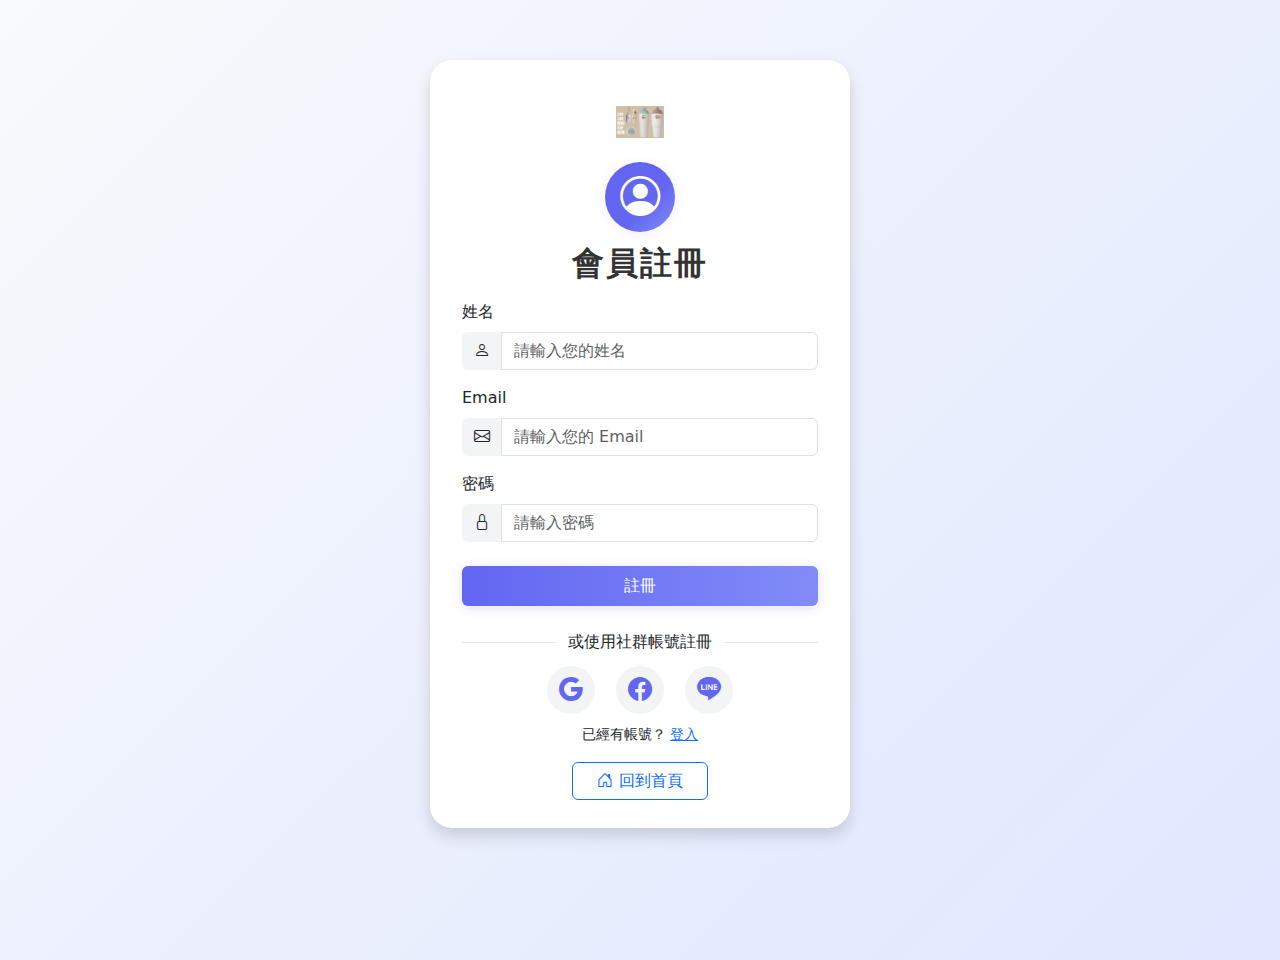
<file: register.html>
<!DOCTYPE html>
<html lang="zh-Hant">
<head>
    <meta charset="UTF-8">
    <meta name="viewport" content="width=device-width, initial-scale=1.0">
    <title>會員註冊</title>
    <link href="https://cdn.jsdelivr.net/npm/bootstrap@5.3.3/dist/css/bootstrap.min.css" rel="stylesheet">
    <link rel="stylesheet" href="https://cdn.jsdelivr.net/npm/bootstrap-icons@1.11.3/font/bootstrap-icons.min.css">
    <style>
        body {
            min-height: 100vh;
            background: linear-gradient(135deg, #f8fafc 0%, #e0e7ff 100%);
        }
        .register-card {
            max-width: 420px;
            margin: 60px auto;
            border-radius: 22px;
            box-shadow: 0 8px 32px rgba(80,80,160,0.10);
            background: #fff;
            padding: 38px 32px 28px 32px;
            position: relative;
        }
        .brand-logo {
            width: 48px;
            height: 48px;
            object-fit: contain;
            margin-bottom: 8px;
        }
        .register-icon-bg {
            width: 70px;
            height: 70px;
            background: linear-gradient(135deg, #6366f1 60%, #818cf8 100%);
            border-radius: 50%;
            display: flex;
            align-items: center;
            justify-content: center;
            margin: 0 auto 12px auto;
            box-shadow: 0 2px 12px rgba(99,102,241,0.10);
        }
        .register-icon-bg i {
            font-size: 2.5rem;
            color: #fff;
        }
        .register-title {
            font-weight: bold;
            letter-spacing: 2px;
            color: #333;
            margin-bottom: 18px;
        }
        .form-label {
            font-weight: 500;
        }
        .input-group-text {
            background: #f3f4f6;
            border: none;
        }
        .form-control:focus {
            border-color: #6366f1;
            box-shadow: 0 0 0 2px #6366f133;
        }
        .btn-primary {
            background: linear-gradient(90deg, #6366f1 0%, #818cf8 100%);
            border: none;
            box-shadow: 0 2px 12px #6366f133;
            transition: transform 0.1s;
        }
        .btn-primary:hover {
            background: linear-gradient(90deg, #818cf8 0%, #6366f1 100%);
            transform: translateY(-2px) scale(1.03);
        }
        .divider {
            display: flex;
            align-items: center;
            text-align: center;
            margin: 24px 0 12px 0;
        }
        .divider::before, .divider::after {
            content: '';
            flex: 1;
            border-bottom: 1px solid #e5e7eb;
        }
        .divider:not(:empty)::before {
            margin-right: .75em;
        }
        .divider:not(:empty)::after {
            margin-left: .75em;
        }
        .social-btn {
            width: 48px;
            height: 48px;
            border-radius: 50%;
            border: none;
            margin: 0 8px;
            background: #f3f4f6;
            display: inline-flex;
            align-items: center;
            justify-content: center;
            font-size: 1.5rem;
            color: #6366f1;
            transition: background 0.2s, color 0.2s;
        }
        .social-btn:hover {
            background: #6366f1;
            color: #fff;
        }
        @media (max-width: 500px) {
            .register-card { padding: 24px 8px 18px 8px; }
        }
    </style>
</head>
<body>
    <div class="register-card shadow">
        <div class="text-center mb-2">
            <!-- 品牌LOGO（可換成自己的logo.png） -->
            <img src="img/cup1.png" alt="Logo" class="brand-logo">
        </div>
        <div class="register-icon-bg">
            <i class="bi bi-person-circle"></i>
        </div>
        <h2 class="register-title text-center">會員註冊</h2>
        <form id="registerForm" autocomplete="off">
            <div class="mb-3">
                <label for="regName" class="form-label">姓名</label>
                <div class="input-group">
                    <span class="input-group-text"><i class="bi bi-person"></i></span>
                    <input type="text" class="form-control" id="regName" placeholder="請輸入您的姓名" required>
                </div>
            </div>
            <div class="mb-3">
                <label for="regEmail" class="form-label">Email</label>
                <div class="input-group">
                    <span class="input-group-text"><i class="bi bi-envelope"></i></span>
                    <input type="email" class="form-control" id="regEmail" placeholder="請輸入您的 Email" required>
                </div>
            </div>
            <div class="mb-3">
                <label for="regPassword" class="form-label">密碼</label>
                <div class="input-group">
                    <span class="input-group-text"><i class="bi bi-lock"></i></span>
                    <input type="password" class="form-control" id="regPassword" placeholder="請輸入密碼" required>
                </div>
            </div>
            <button type="submit" class="btn btn-primary w-100 py-2 mt-2">註冊</button>
        </form>
        <div class="divider">或使用社群帳號註冊</div>
        <div class="text-center mb-2">
            <button class="social-btn" id="google-signup" title="Google"><i class="bi bi-google"></i></button>
            <button class="social-btn" id="facebook-signup" title="Facebook"><i class="bi bi-facebook"></i></button>
            <button class="social-btn" id="line-signup" title="Line"><i class="bi bi-line"></i></button>
        </div>
        <div class="text-center mt-2">
            <small>已經有帳號？ <a href="login.html" class="text-primary">登入</a></small>
        </div>
        <div class="text-center mt-3">
            <a href="home.html" class="btn btn-outline-primary px-4">
                <i class="bi bi-house-door"></i> 回到首頁
            </a>
        </div>
    </div>
    <script>
        document.getElementById('registerForm').addEventListener('submit', function(e) {
            e.preventDefault();
            alert('會員註冊成功！\n姓名：' + regName.value + '\nEmail：' + regEmail.value);
            this.reset();
        });

        // Google OAuth
        document.getElementById('google-signup').onclick = function() {
            window.location.href =
              'https://accounts.google.com/o/oauth2/v2/auth?' +
              'client_id=YOUR_GOOGLE_CLIENT_ID' +
              '&redirect_uri=YOUR_REDIRECT_URI' +
              '&response_type=code' +
              '&scope=openid%20email%20profile';
        };

        // Facebook OAuth
        document.getElementById('facebook-signup').onclick = function() {
            window.location.href =
              'https://www.facebook.com/v12.0/dialog/oauth?' +
              'client_id=YOUR_FACEBOOK_APP_ID' +
              '&redirect_uri=YOUR_REDIRECT_URI' +
              '&response_type=code' +
              '&scope=email,public_profile';
        };

        // LINE OAuth
        document.getElementById('line-signup').onclick = function() {
            window.location.href =
              'https://access.line.me/oauth2/v2.1/authorize?' +
              'response_type=code' +
              '&client_id=YOUR_LINE_CHANNEL_ID' +
              '&redirect_uri=YOUR_REDIRECT_URI' +
              '&scope=profile%20openid%20email' +
              '&state=YOUR_RANDOM_STATE';
        };
    </script>
</body>
</html>
</file>
<file: hotme.css>
body {
    margin: 0;
    font-family: 'Noto Sans TC', sans-serif;
}

.main-header {
    display: flex;
    align-items: center;
    justify-content: space-between;
    padding: 16px 40px;
    border-bottom: 1px solid #eee;
    background: #fff;
    position: relative;
}

.logo {
    font-weight: bold;
    font-size: 2rem;
    background: #f3f3f3;
    padding: 8px 24px;
    letter-spacing: 2px;
    position: absolute;
    left: 50%;
    transform: translateX(-50%);
}

.header-icons {
    display: flex;
    gap: 24px;
    font-size: 1.6rem;
    color: #222;
    align-items: center;
}

.icon {
    cursor: pointer;
}

.hamburger {
    display: flex;
    flex-direction: column;
    justify-content: center;
    width: 28px;
    height: 28px;
}

.hamburger .bar {
    height: 3px;
    width: 100%;
    background: #222;
    margin: 3px 0;
    border-radius: 2px;
}

/* 輪播區塊樣式 */
.carousel-container {
    width: 100%;
    max-width: 1200px;
    margin: 0 auto;
    position: relative;
    overflow: hidden;
    box-shadow: 0 4px 24px rgba(0,0,0,0.10);
    display: flex;
    align-items: center;
    justify-content: center;
    flex-direction: column;
    border-radius: 0;
}

.carousel-slide {
    display: none;
    width: 100%;
}

.carousel-slide img {
    width: 100%;
    height: auto;
    object-fit: contain;
    border-radius: 0;
    display: block;
}

.carousel-slide.active {
    display: block;
}

.carousel-dots {
    text-align: center;
    margin-top: 0; /* 移除間距 */
    margin-bottom: 16px;
    width: 100%;
    position: static; /* 讓 dots 跟著內容流動 */
}

.carousel-dot {
    display: inline-block;
    width: 16px;
    height: 16px;
    margin: 0 6px;
    background: #ccc;
    border-radius: 50%;
    cursor: pointer;
}

.carousel-dot.active {

.carousel-dot.active {
    background: #333;
}

.products-grid {
    display: grid;
    grid-template-columns: repeat(4, 1fr);
    gap: 24px;
    margin: 24px auto;
    max-width: 1200px;
    width: 100%;
}
.product-card {
    background: #fff;
    border-radius: 8px;
    box-shadow: 0 2px 8px rgba(0,0,0,0.05);
    padding: 12px;
    text-align: left;
    display: flex;
    flex-direction: column;
    align-items: flex-start;
    position: relative;
}
.product-img-wrap {
    position: relative;
    width: 100%;
    margin-bottom: 8px;
    display: flex;
    justify-content: center;
}
.product-card img {
    width: 100%;
    max-width: 220px;
    height: 180px;
    object-fit: contain;
    background: #f7f7f7;
    border-radius: 4px;
    display: block;
}
.product-tag {
    position: absolute;
    left: 12px;
    bottom: 12px;
    background: #222;
    color: #fff;
    font-size: 0.95rem;
    padding: 4px 12px;
    border-radius: 16px;
    font-weight: bold;
}
.product-title {
    font-size: 1rem;
    font-weight: bold;
    margin-bottom: 4px;
    color: #222;
}
.product-desc {
    font-size: 0.95rem;
    color: #666;
    margin-bottom: 8px;
}
.product-price-wrap {
    display: flex;
    align-items: baseline;
    gap: 8px;
}
.product-price-old {
    color: #aaa;
    text-decoration: line-through;
    font-size: 0.95rem;
}
.product-price {
    color: #c00;
    font-weight: bold;
    font-size: 1.1rem;
}

.hot-products {
    max-width: 1200px;
    margin: 40px auto 0 auto;
    padding: 0 24px;
}

@media (max-width: 900px) {
    .products-grid {
        grid-template-columns: repeat(2, 1fr);
    }
}
@media (max-width: 600px) {
    .products-grid {
        grid-template-columns: 1fr;
    }
}
</file>
